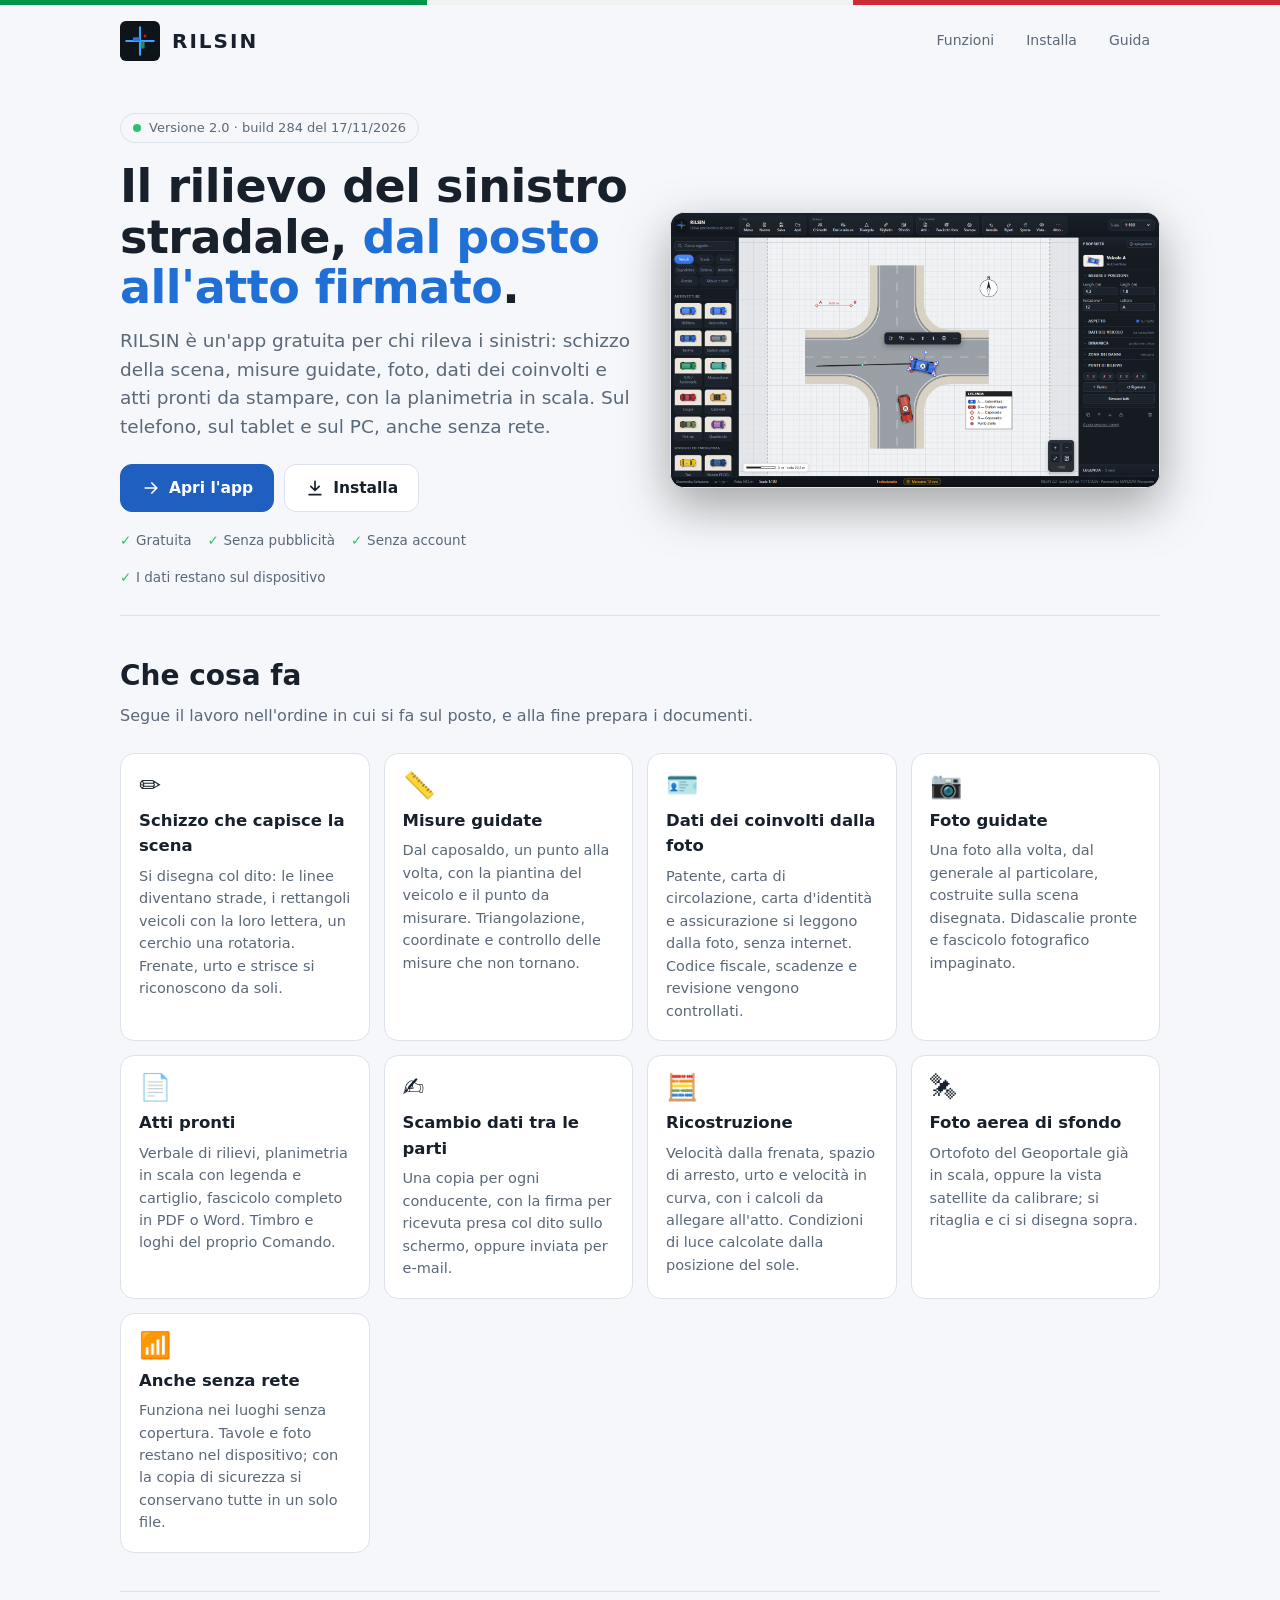
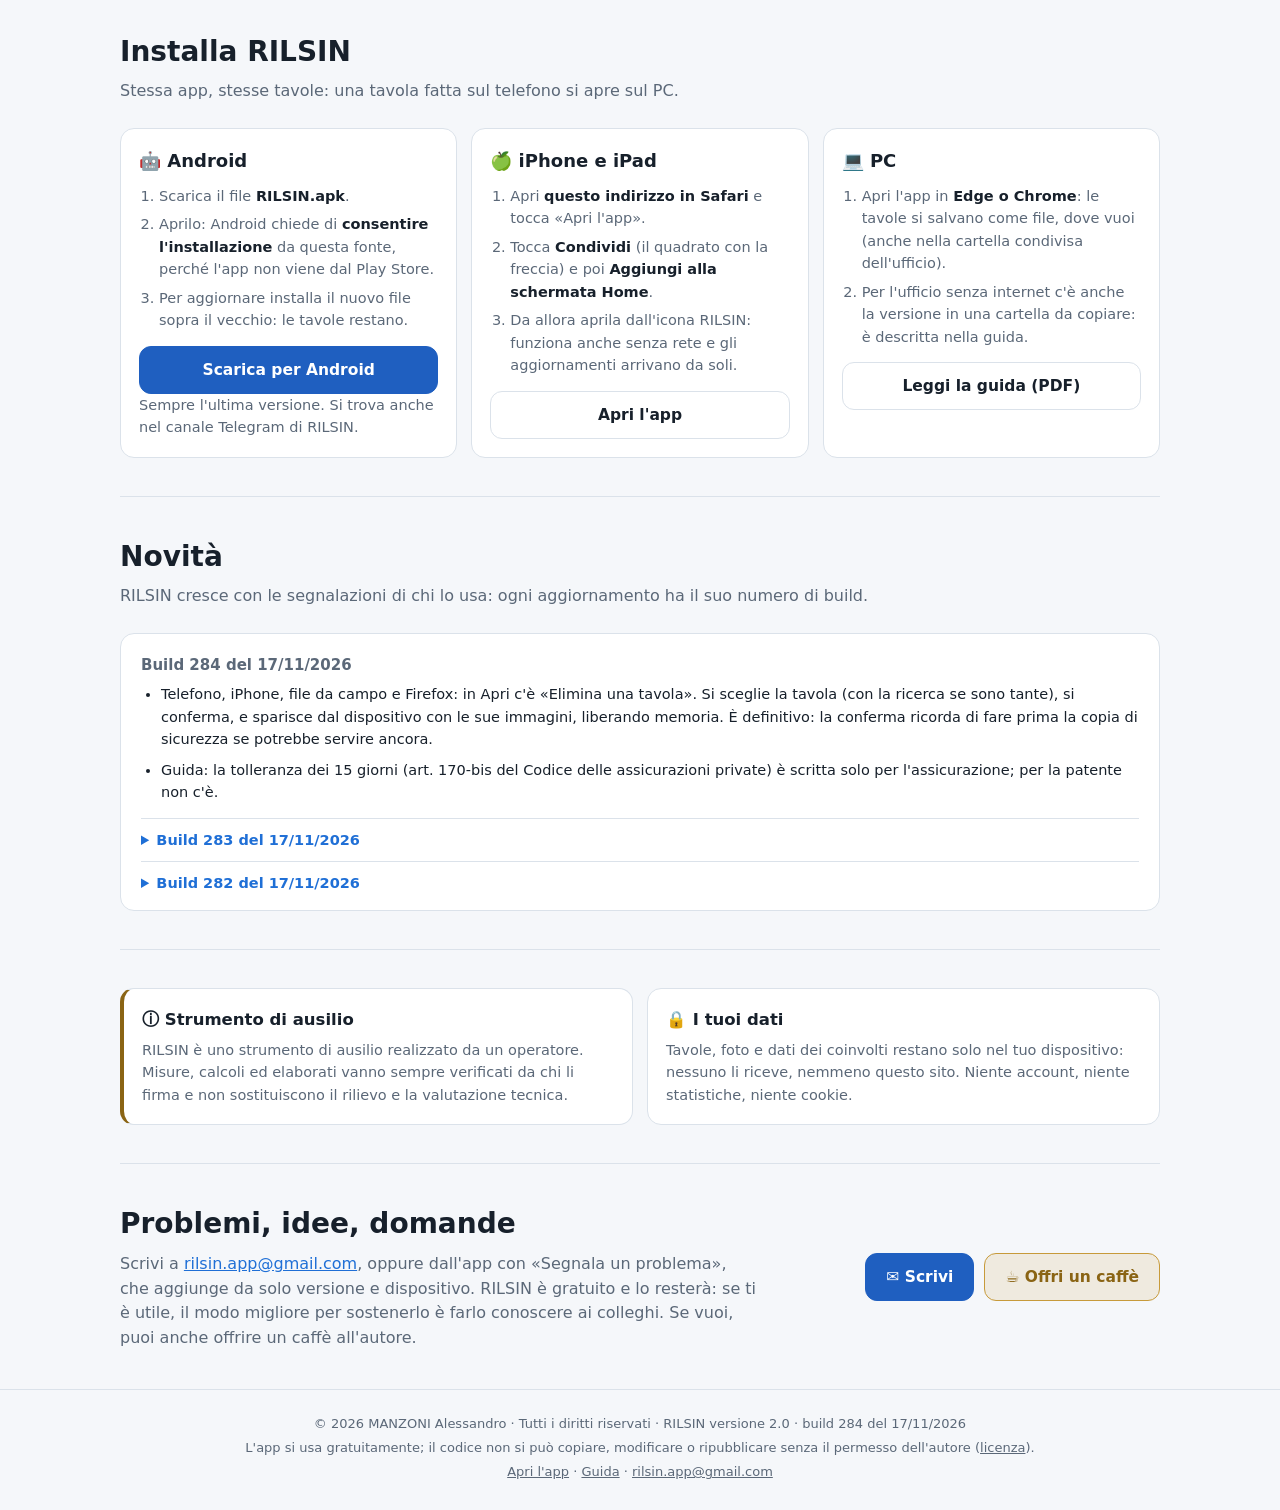
<file: presentazione.html>
<!doctype html>
<html lang="it">
<head>
<meta charset="utf-8">
<meta name="viewport" content="width=device-width, initial-scale=1, viewport-fit=cover">
<title>RILSIN · Rilievo dei sinistri stradali</title>
<meta name="description" content="RILSIN: app gratuita per il rilievo planimetrico dei sinistri stradali. Schizzo, misure guidate, foto, verbale, planimetria in scala e scambio dati. Android, iPhone, iPad e PC, anche senza rete.">
<meta name="theme-color" content="#0f141a">
<link rel="icon" href="icon.svg" type="image/svg+xml">
<link rel="apple-touch-icon" href="icon-180.png">
<style>
  :root{
    --bg:#0c1117; --bg2:#111821; --panel:#151d27; --line:#243041; --txt:#e8edf3; --muted:#9aa8b8;
    --accent:#3da5ff; --accent2:#2f6fed; --ok:#2fbf71; --gold:#e9c46a; --r:14px;
  }
  @media (prefers-color-scheme: light){
    :root:not([data-theme="dark"]){ --bg:#f5f7fa; --bg2:#ffffff; --panel:#ffffff; --line:#dbe2ea; --txt:#17202b; --muted:#5b6878; --accent:#1f6fd6; --accent2:#1f5fc0; --gold:#8a6414; }
  }
  *{box-sizing:border-box}
  html{scroll-behavior:smooth}
  body{margin:0;background:var(--bg);color:var(--txt);font:16px/1.55 system-ui,-apple-system,"Segoe UI",Roboto,Helvetica,Arial,sans-serif;-webkit-text-size-adjust:100%}
  a{color:var(--accent)}
  .tri{height:5px;display:flex}.tri span{flex:1}.tri span:nth-child(1){background:#009246}.tri span:nth-child(2){background:#f1f2f1}.tri span:nth-child(3){background:#ce2b37}
  .wrap{max-width:1080px;margin:0 auto;padding:0 20px}
  /* intestazione */
  .top{display:flex;align-items:center;gap:12px;padding:16px 0}
  .top img{width:40px;height:40px}
  .top b{font-size:20px;letter-spacing:2px}
  .top .sp{flex:1}
  .top a.mini{font-size:14px;text-decoration:none;color:var(--muted);padding:6px 10px;border-radius:8px}
  .top a.mini:hover{color:var(--txt);background:var(--panel)}
  /* apertura */
  .hero{padding:36px 0 28px;display:grid;grid-template-columns:1.05fr 1fr;gap:36px;align-items:center}
  .hero h1{font-size:clamp(30px,5vw,46px);line-height:1.1;margin:0 0 14px;letter-spacing:-.5px}
  .hero h1 span{color:var(--accent)}
  .hero p.lead{font-size:clamp(16px,2.2vw,18.5px);color:var(--muted);margin:0 0 22px}
  .ver{display:inline-flex;gap:8px;align-items:center;font-size:13px;color:var(--muted);border:1px solid var(--line);border-radius:20px;padding:4px 12px;margin-bottom:18px}
  .ver i{width:8px;height:8px;border-radius:50%;background:var(--ok);display:inline-block}
  .cta{display:flex;gap:10px;flex-wrap:wrap}
  .btn{display:inline-flex;align-items:center;gap:8px;min-height:48px;padding:0 20px;border-radius:12px;font-weight:700;font-size:15.5px;text-decoration:none;border:1px solid var(--line);color:var(--txt);background:var(--panel)}
  .btn.pri{background:var(--accent2);border-color:var(--accent2);color:#fff}
  .btn:hover{filter:brightness(1.08)}
  .btn svg{width:20px;height:20px;flex:0 0 auto}
  .shot{border-radius:var(--r);overflow:hidden;border:1px solid var(--line);box-shadow:0 18px 50px rgba(0,0,0,.35);background:#0f141a}
  .shot img{display:block;width:100%;height:auto}
  .free{display:flex;gap:16px;flex-wrap:wrap;margin-top:18px;font-size:13.5px;color:var(--muted)}
  .free span::before{content:"✓ ";color:var(--ok);font-weight:700}
  /* sezioni */
  section{padding:38px 0;border-top:1px solid var(--line)}
  h2{font-size:clamp(22px,3.4vw,28px);margin:0 0 6px}
  .sub{color:var(--muted);margin:0 0 24px}
  .grid{display:grid;grid-template-columns:repeat(auto-fill,minmax(240px,1fr));gap:14px}
  .card{background:var(--panel);border:1px solid var(--line);border-radius:var(--r);padding:18px}
  .card .ic{font-size:26px;line-height:1;margin-bottom:10px}
  .card h3{font-size:16.5px;margin:0 0 6px}
  .card p{margin:0;font-size:14.5px;color:var(--muted)}
  /* installazione */
  .inst{display:grid;grid-template-columns:repeat(3,1fr);gap:14px}
  .inst .card h3{display:flex;align-items:center;gap:8px;font-size:18px;margin-bottom:10px}
  .inst ol{margin:0 0 14px;padding-left:20px;font-size:14.5px;color:var(--muted)}
  .inst li{margin-bottom:6px}
  .inst li b{color:var(--txt)}
  .inst .btn{width:100%;justify-content:center}
  .note{font-size:13px;color:var(--muted);margin-top:10px}
  /* novità */
  .nov{background:var(--panel);border:1px solid var(--line);border-radius:var(--r);padding:6px 20px}
  .nov h3{font-size:15px;margin:14px 0 6px;color:var(--muted);font-weight:600}
  .nov ul{margin:0 0 14px;padding-left:20px}
  .nov li{margin-bottom:8px;font-size:14.5px}
  .nov details{border-top:1px solid var(--line);padding:10px 0}
  .nov summary{cursor:pointer;color:var(--accent);font-weight:600;font-size:14.5px}
  /* fiducia */
  .two{display:grid;grid-template-columns:1fr 1fr;gap:14px}
  .avv{border-left:4px solid var(--gold)}
  .sost{display:flex;gap:16px;align-items:center;justify-content:space-between;flex-wrap:wrap}
  .sost p{margin:0;max-width:640px;color:var(--muted)}
  .btn.gold{border-color:#c79a3a;background:rgba(199,154,58,.14);color:var(--gold)}
  footer{border-top:1px solid var(--line);padding:24px 0 calc(28px + env(safe-area-inset-bottom));font-size:13px;color:var(--muted);text-align:center}
  footer a{color:var(--muted)}
  @media (max-width:860px){
    .hero{grid-template-columns:1fr;padding-top:18px;gap:26px}
    .inst,.two{grid-template-columns:1fr}
    .top a.mini.h{display:none}
  }
  @media (max-width:420px){ .wrap{padding:0 16px} .btn{width:100%;justify-content:center} }
</style>
</head>
<body>
<div class="tri"><span></span><span></span><span></span></div>
<div class="wrap">
  <header class="top">
    <img src="icon.svg" alt="">
    <b>RILSIN</b>
    <span class="sp"></span>
    <a class="mini h" href="#funzioni">Funzioni</a>
    <a class="mini h" href="#installa">Installa</a>
    <a class="mini" href="GUIDA_RILSIN.pdf">Guida</a>
  </header>

  <div class="hero">
    <div>
      <div class="ver"><i></i><span id="versione">Versione 2.0</span></div>
      <h1>Il rilievo del sinistro stradale, <span>dal posto all'atto firmato</span>.</h1>
      <p class="lead">RILSIN è un'app gratuita per chi rileva i sinistri: schizzo della scena, misure guidate, foto, dati dei coinvolti e atti pronti da stampare, con la planimetria in scala. Sul telefono, sul tablet e sul PC, anche senza rete.</p>
      <div class="cta">
        <a class="btn pri" href="./"><svg viewBox="0 0 24 24" fill="none" stroke="currentColor" stroke-width="2" stroke-linecap="round" stroke-linejoin="round"><path d="M5 12h14M13 6l6 6-6 6"/></svg>Apri l'app</a>
        <a class="btn" href="#installa"><svg viewBox="0 0 24 24" fill="none" stroke="currentColor" stroke-width="2" stroke-linecap="round" stroke-linejoin="round"><path d="M12 4v11M7 10l5 5 5-5M5 20h14"/></svg>Installa</a>
      </div>
      <div class="free"><span>Gratuita</span><span>Senza pubblicità</span><span>Senza account</span><span>I dati restano sul dispositivo</span></div>
    </div>
    <div class="shot"><img src="vetrina.png" alt="La tavola di RILSIN: incrocio con due veicoli, capisaldi, legenda e pannello delle proprietà" width="1600" height="900"></div>
  </div>

  <section id="funzioni">
    <h2>Che cosa fa</h2>
    <p class="sub">Segue il lavoro nell'ordine in cui si fa sul posto, e alla fine prepara i documenti.</p>
    <div class="grid">
      <div class="card"><div class="ic">✏️</div><h3>Schizzo che capisce la scena</h3><p>Si disegna col dito: le linee diventano strade, i rettangoli veicoli con la loro lettera, un cerchio una rotatoria. Frenate, urto e strisce si riconoscono da soli.</p></div>
      <div class="card"><div class="ic">📏</div><h3>Misure guidate</h3><p>Dal caposaldo, un punto alla volta, con la piantina del veicolo e il punto da misurare. Triangolazione, coordinate e controllo delle misure che non tornano.</p></div>
      <div class="card"><div class="ic">🪪</div><h3>Dati dei coinvolti dalla foto</h3><p>Patente, carta di circolazione, carta d'identità e assicurazione si leggono dalla foto, senza internet. Codice fiscale, scadenze e revisione vengono controllati.</p></div>
      <div class="card"><div class="ic">📷</div><h3>Foto guidate</h3><p>Una foto alla volta, dal generale al particolare, costruite sulla scena disegnata. Didascalie pronte e fascicolo fotografico impaginato.</p></div>
      <div class="card"><div class="ic">📄</div><h3>Atti pronti</h3><p>Verbale di rilievi, planimetria in scala con legenda e cartiglio, fascicolo completo in PDF o Word. Timbro e loghi del proprio Comando.</p></div>
      <div class="card"><div class="ic">✍️</div><h3>Scambio dati tra le parti</h3><p>Una copia per ogni conducente, con la firma per ricevuta presa col dito sullo schermo, oppure inviata per e-mail.</p></div>
      <div class="card"><div class="ic">🧮</div><h3>Ricostruzione</h3><p>Velocità dalla frenata, spazio di arresto, urto e velocità in curva, con i calcoli da allegare all'atto. Condizioni di luce calcolate dalla posizione del sole.</p></div>
      <div class="card"><div class="ic">🛰</div><h3>Foto aerea di sfondo</h3><p>Ortofoto del Geoportale già in scala, oppure la vista satellite da calibrare; si ritaglia e ci si disegna sopra.</p></div>
      <div class="card"><div class="ic">📶</div><h3>Anche senza rete</h3><p>Funziona nei luoghi senza copertura. Tavole e foto restano nel dispositivo; con la copia di sicurezza si conservano tutte in un solo file.</p></div>
    </div>
  </section>

  <section id="installa">
    <h2>Installa RILSIN</h2>
    <p class="sub">Stessa app, stesse tavole: una tavola fatta sul telefono si apre sul PC.</p>
    <div class="inst">
      <div class="card">
        <h3>🤖 Android</h3>
        <ol>
          <li>Scarica il file <b>RILSIN.apk</b>.</li>
          <li>Aprilo: Android chiede di <b>consentire l'installazione</b> da questa fonte, perché l'app non viene dal Play Store.</li>
          <li>Per aggiornare installa il nuovo file sopra il vecchio: le tavole restano.</li>
        </ol>
        <a class="btn pri" id="apk" href="https://github.com/axeleuse/rilsin/releases/latest/download/RILSIN.apk">Scarica per Android</a>
        <p class="note">Sempre l'ultima versione. Si trova anche nel canale Telegram di RILSIN.</p>
      </div>
      <div class="card">
        <h3>🍏 iPhone e iPad</h3>
        <ol>
          <li>Apri <b>questo indirizzo in Safari</b> e tocca «Apri l'app».</li>
          <li>Tocca <b>Condividi</b> (il quadrato con la freccia) e poi <b>Aggiungi alla schermata Home</b>.</li>
          <li>Da allora aprila dall'icona RILSIN: funziona anche senza rete e gli aggiornamenti arrivano da soli.</li>
        </ol>
        <a class="btn" href="./">Apri l'app</a>
      </div>
      <div class="card">
        <h3>💻 PC</h3>
        <ol>
          <li>Apri l'app in <b>Edge o Chrome</b>: le tavole si salvano come file, dove vuoi (anche nella cartella condivisa dell'ufficio).</li>
          <li>Per l'ufficio senza internet c'è anche la versione in una cartella da copiare: è descritta nella guida.</li>
        </ol>
        <a class="btn" href="GUIDA_RILSIN.pdf">Leggi la guida (PDF)</a>
      </div>
    </div>
  </section>

  <section id="novita">
    <h2>Novità</h2>
    <p class="sub">RILSIN cresce con le segnalazioni di chi lo usa: ogni aggiornamento ha il suo numero di build.</p>
    <div class="nov" id="nov"><p class="note">Le novità dell'ultima versione sono in <a href="./">Informazioni</a>, dentro l'app.</p></div>
  </section>

  <section>
    <div class="two">
      <div class="card avv">
        <h3>ⓘ Strumento di ausilio</h3>
        <p>RILSIN è uno strumento di ausilio realizzato da un operatore. Misure, calcoli ed elaborati vanno sempre verificati da chi li firma e non sostituiscono il rilievo e la valutazione tecnica.</p>
      </div>
      <div class="card">
        <h3>🔒 I tuoi dati</h3>
        <p>Tavole, foto e dati dei coinvolti restano solo nel tuo dispositivo: nessuno li riceve, nemmeno questo sito. Niente account, niente statistiche, niente cookie.</p>
      </div>
    </div>
  </section>

  <section>
    <div class="sost">
      <div>
        <h2>Problemi, idee, domande</h2>
        <p>Scrivi a <a href="mailto:rilsin.app@gmail.com">rilsin.app@gmail.com</a>, oppure dall'app con «Segnala un problema», che aggiunge da solo versione e dispositivo. RILSIN è gratuito e lo resterà: se ti è utile, il modo migliore per sostenerlo è farlo conoscere ai colleghi. Se vuoi, puoi anche offrire un caffè all'autore.</p>
      </div>
      <div class="cta">
        <a class="btn pri" href="mailto:rilsin.app@gmail.com?subject=RILSIN">✉ Scrivi</a>
        <a class="btn gold" href="https://paypal.me/manzoniale" rel="noopener" target="_blank">☕ Offri un caffè</a>
      </div>
    </div>
  </section>
</div>
<footer>
  <div>© 2026 MANZONI Alessandro · Tutti i diritti riservati · <span id="versione2">RILSIN 2.0</span></div>
  <div style="margin-top:4px">L'app si usa gratuitamente; il codice non si può copiare, modificare o ripubblicare senza il permesso dell'autore (<a href="LICENSE">licenza</a>).</div>
  <div style="margin-top:4px"><a href="./">Apri l'app</a> · <a href="GUIDA_RILSIN.pdf">Guida</a> · <a href="mailto:rilsin.app@gmail.com">rilsin.app@gmail.com</a></div>
</footer>
<script>
/* Versione e novità lette dall'app stessa (js/app.js): la pagina si aggiorna da sola a ogni build.
   Si legge solo il testo del file, senza eseguirlo: numeri e frasi tra apici. */
(function () {
  'use strict';
  fetch('js/app.js', { cache: 'no-cache' }).then(function (r) { return r.ok ? r.text() : ''; }).then(function (t) {
    if (!t) return;
    var v = /RS\.VERSION = '([\d.]+)'/.exec(t), b = /RS\.BUILD = (\d+);/.exec(t), d = /RS\.DATA_BUILD = '(\d{4})-(\d{2})-(\d{2})'/.exec(t);
    if (v && b && d) {
      var s = 'Versione ' + v[1] + ' · build ' + b[1] + ' del ' + d[3] + '/' + d[2] + '/' + d[1];
      document.getElementById('versione').textContent = s;
      document.getElementById('versione2').textContent = 'RILSIN ' + s.charAt(0).toLowerCase() + s.slice(1);
    }
    // le voci delle ultime build: blocchi «{ build: N, data: '...', voci: [ '...', ... ] }»
    var re = /\{ build: (\d+), data: '(\d{4})-(\d{2})-(\d{2})', voci: \[([\s\S]*?)\]\s*\}/g, m, blocchi = [];
    while ((m = re.exec(t)) && blocchi.length < 3) {
      var voci = [], rv = /'((?:[^'\\]|\\.)*)'/g, x;
      while ((x = rv.exec(m[5]))) voci.push(x[1].replace(/\\(.)/g, '$1'));
      if (voci.length) blocchi.push({ build: m[1], data: m[4] + '/' + m[3] + '/' + m[2], voci: voci });
    }
    if (!blocchi.length) return;
    var box = document.getElementById('nov'); box.textContent = '';
    blocchi.forEach(function (bl, i) {
      var cont = box;
      if (i > 0) { var det = document.createElement('details'), su = document.createElement('summary'); su.textContent = 'Build ' + bl.build + ' del ' + bl.data; det.appendChild(su); box.appendChild(det); cont = det; }
      else { var h = document.createElement('h3'); h.textContent = 'Build ' + bl.build + ' del ' + bl.data; box.appendChild(h); }
      var ul = document.createElement('ul');
      bl.voci.forEach(function (vo) { var li = document.createElement('li'); li.textContent = vo; ul.appendChild(li); });
      cont.appendChild(ul);
    });
  }).catch(function () {});
})();
</script>
</body>
</html>
</file>
